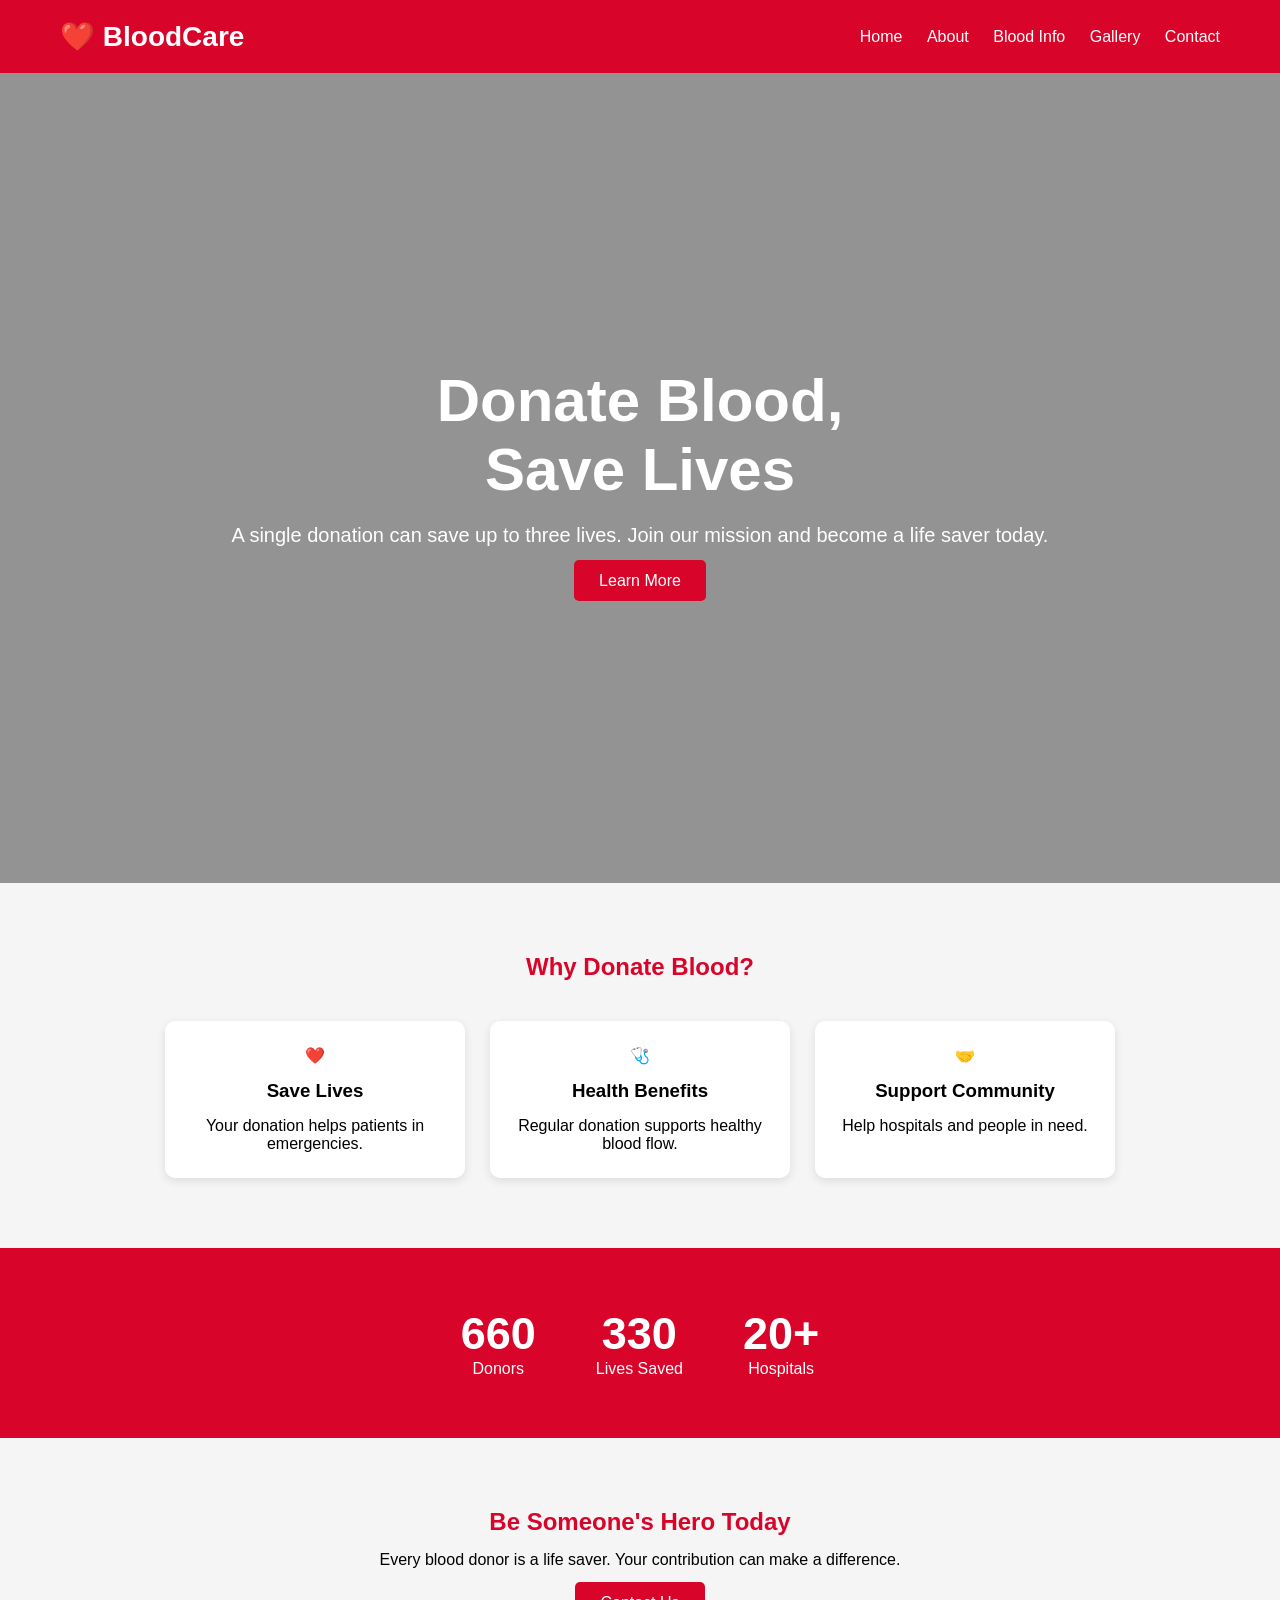
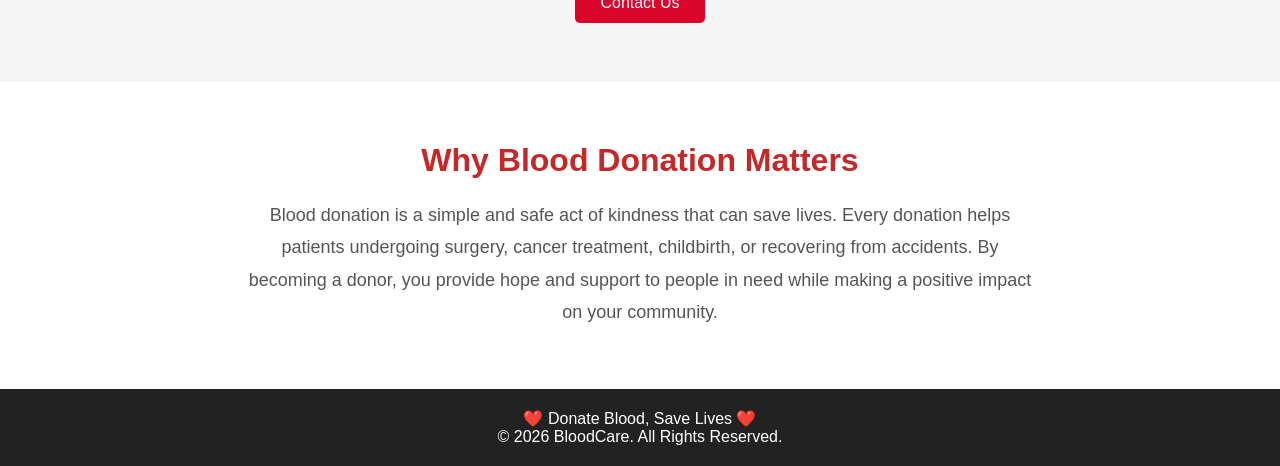
<file: blood/bloood/index.html>
<!DOCTYPE html>
<html lang="en">
<head>
    <meta charset="UTF-8">
    <meta name="viewport" content="width=device-width, initial-scale=1.0">
    <title>BloodCare - Save Lives</title>
    <link rel="stylesheet" href="style.css">
</head>
<body>

    <!-- Header -->
    <header>
        <div class="logo">❤️ BloodCare</div>

        <nav>
            <a href="index.html">Home</a>
            <a href="about.html">About</a>
            <a href="blood.html">Blood Info</a>
             <a href="gallery.html" class="active">Gallery</a>
            <a href="contact.html">Contact</a>
        </nav>
    </header>

    <!-- Hero Section -->
    <section class="hero">

        <div class="hero-content">
            <h1>Donate Blood,<br> Save Lives</h1>

            <p>
                A single donation can save up to three lives.
                Join our mission and become a life saver today.
            </p>

            <a href="about.html" class="btn">
                Learn More
            </a>
        </div>

    </section>

    <!-- Features -->
    <section class="features">

        <h2>Why Donate Blood?</h2>

        <div class="feature-container">

            <div class="feature-box">
                ❤️
                <h3>Save Lives</h3>
                <p>Your donation helps patients in emergencies.</p>
            </div>

            <div class="feature-box">
                🩺
                <h3>Health Benefits</h3>
                <p>Regular donation supports healthy blood flow.</p>
            </div>

            <div class="feature-box">
                🤝
                <h3>Support Community</h3>
                <p>Help hospitals and people in need.</p>
            </div>

        </div>

    </section>

    <!-- Statistics -->
    <section class="stats">

        <div class="stat-box">
            <h2 class="counter" data-target="1000">0</h2>
            <p>Donors</p>
        </div>

        <div class="stat-box">
            <h2 class="counter" data-target="500">0</h2>
            <p>Lives Saved</p>
        </div>

        <div class="stat-box">
            <h2 class="counter" data-target="20">0</h2>
            <p>Hospitals</p>
        </div>

    </section>

    <!-- Call To Action -->
    <section class="cta">

        <h2>Be Someone's Hero Today</h2>

        <p>
            Every blood donor is a life saver.
            Your contribution can make a difference.
        </p>

        <a href="contact.html" class="btn">
            Contact Us
        </a>

    </section>
    <!-- About Blood Donation -->
<section class="donation-info">
    <div class="donation-content">
        <h2>Why Blood Donation Matters</h2>
        <p>
            Blood donation is a simple and safe act of kindness that can save lives.
            Every donation helps patients undergoing surgery, cancer treatment,
            childbirth, or recovering from accidents. By becoming a donor, you
            provide hope and support to people in need while making a positive
            impact on your community.
        </p>
    </div>
</section>

    <!-- Footer -->
    <footer>
        <p>❤️ Donate Blood, Save Lives ❤️</p>
        <p>&copy; 2026 BloodCare. All Rights Reserved.</p>
    </footer>

    <script src="script.js"></script>

</body>
</html>
</file>
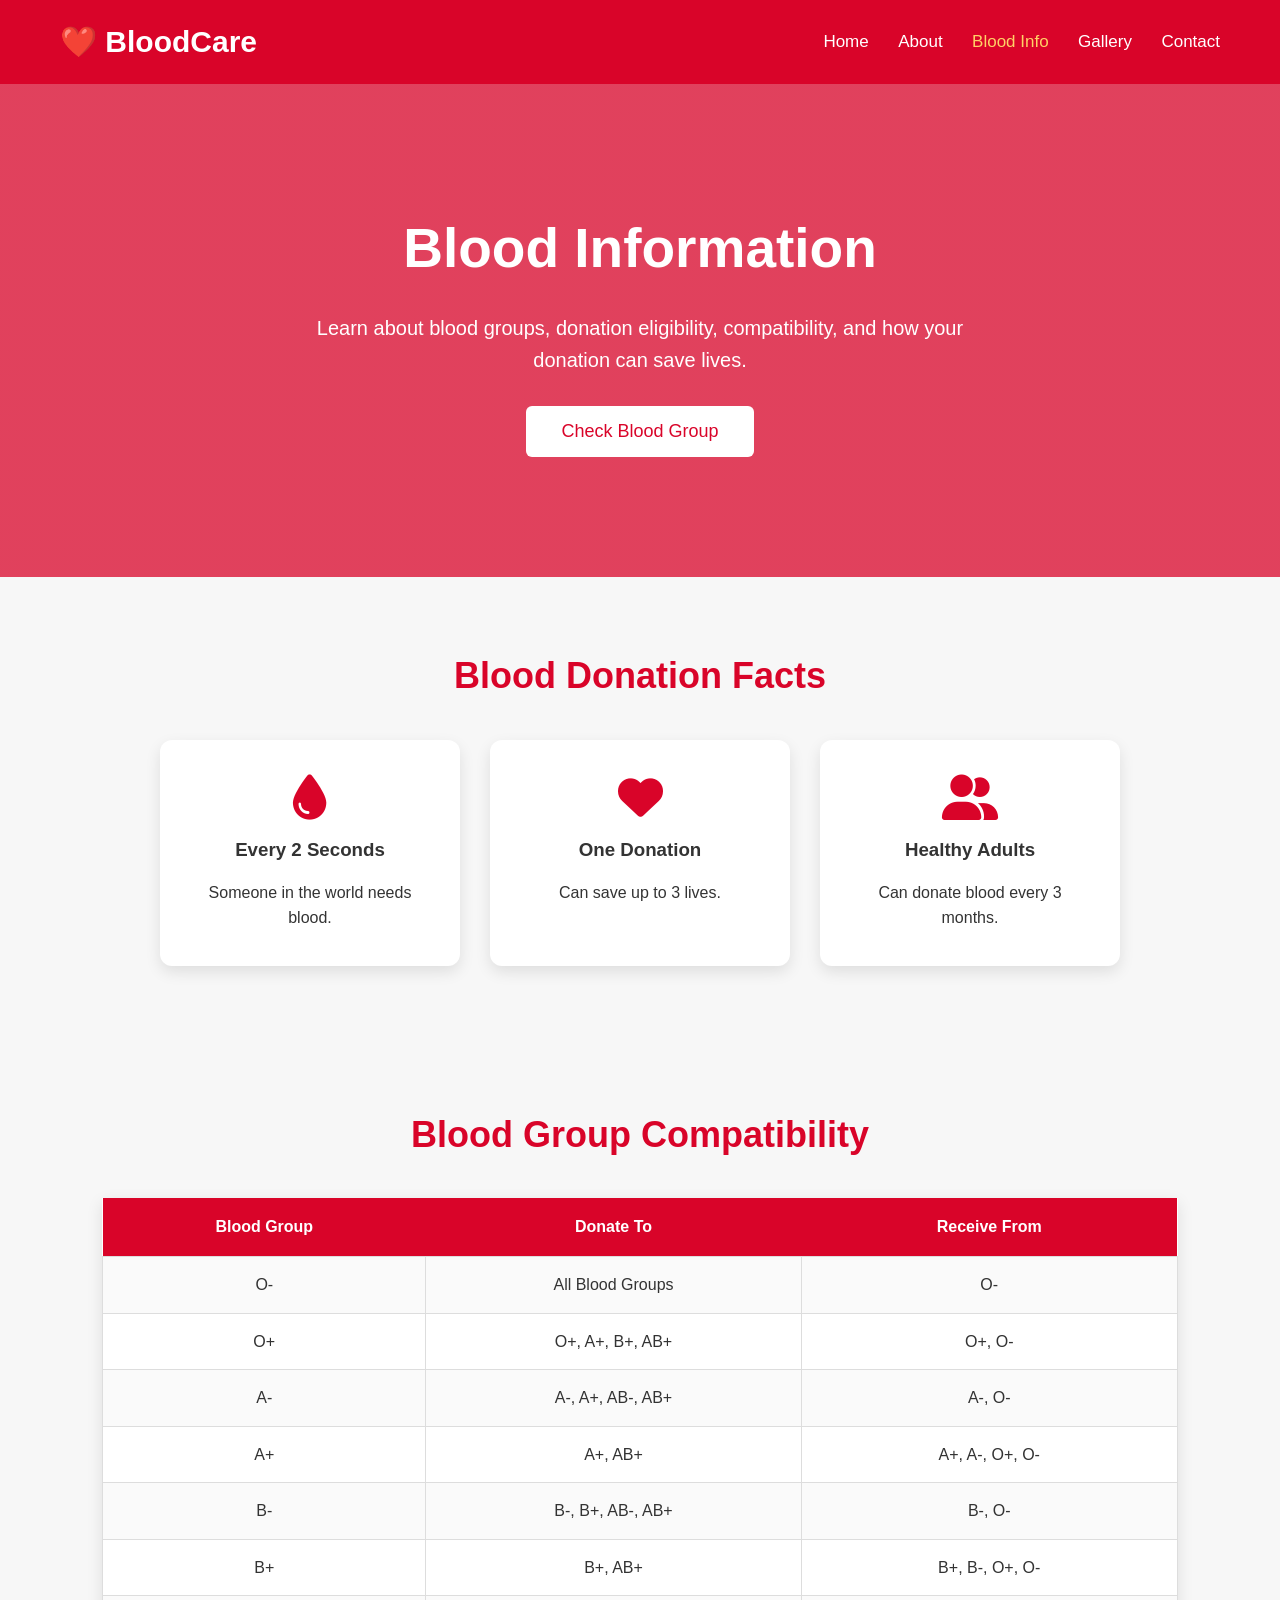
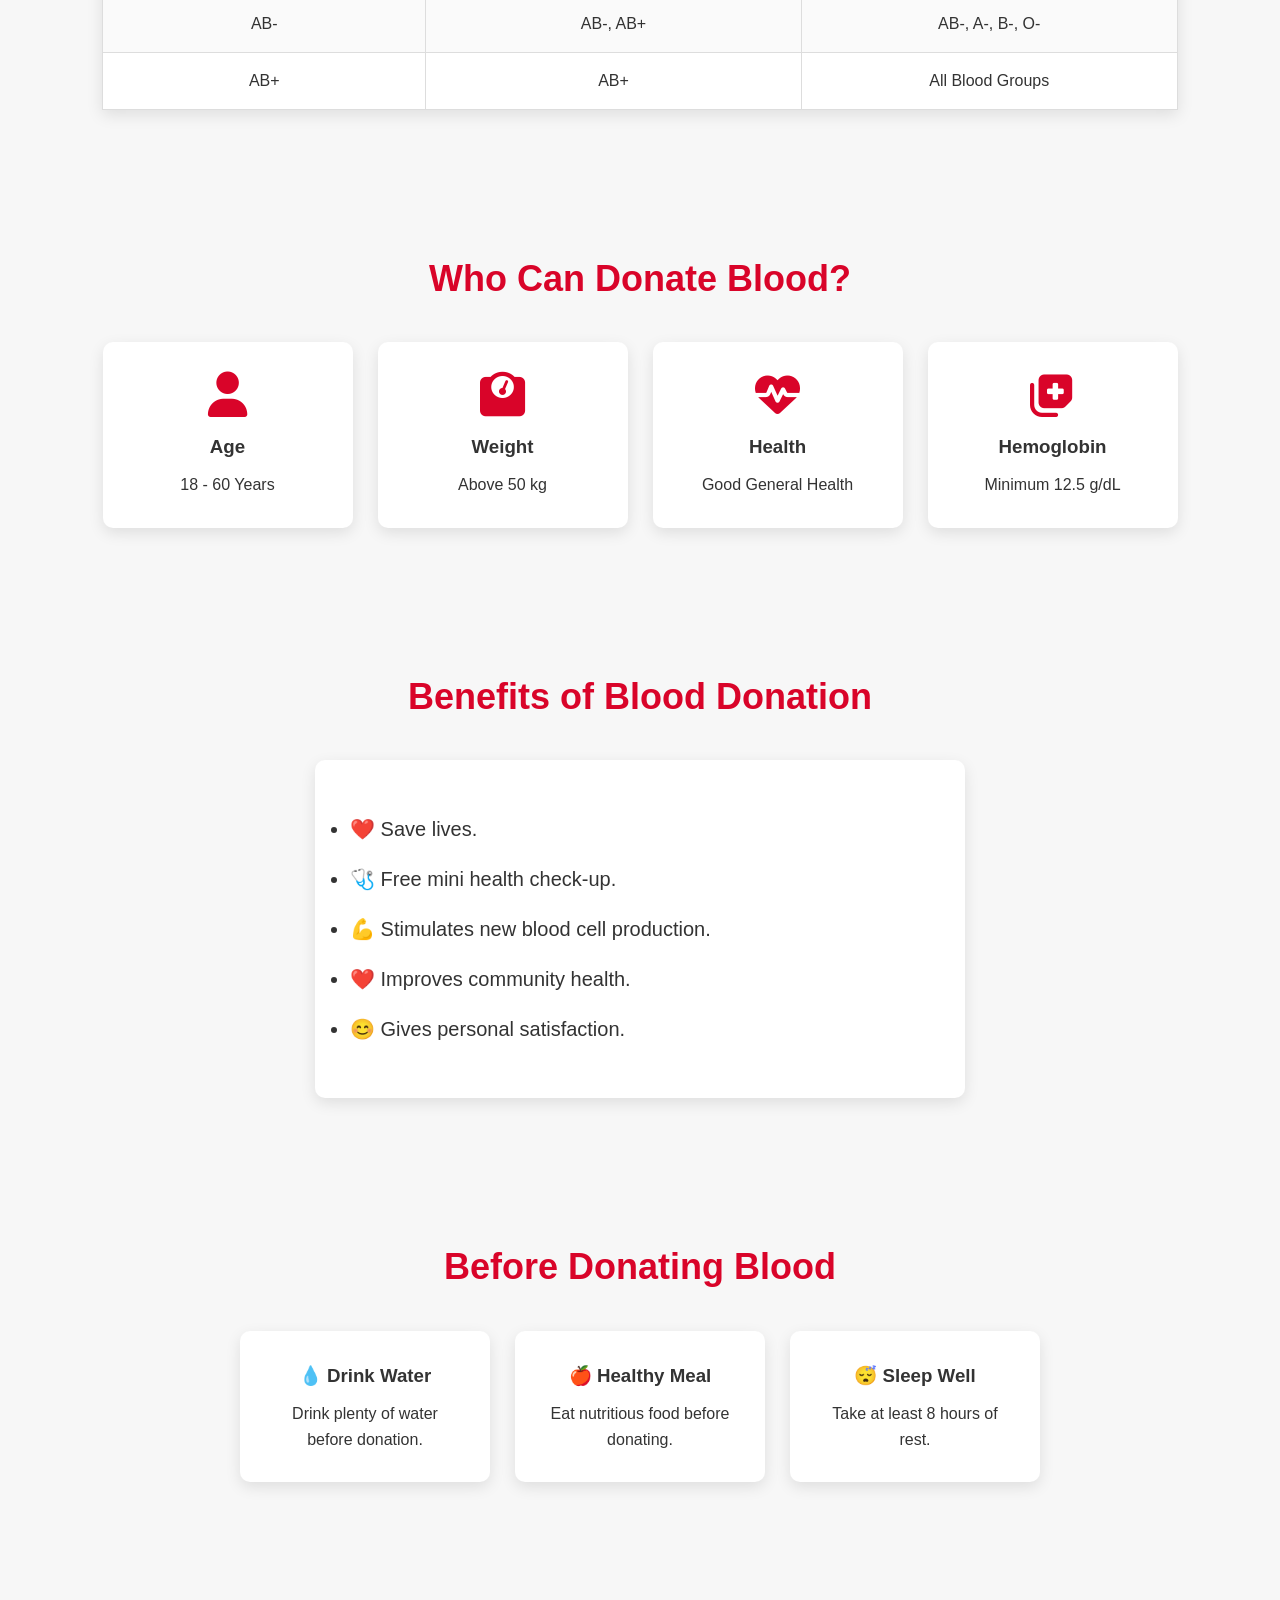
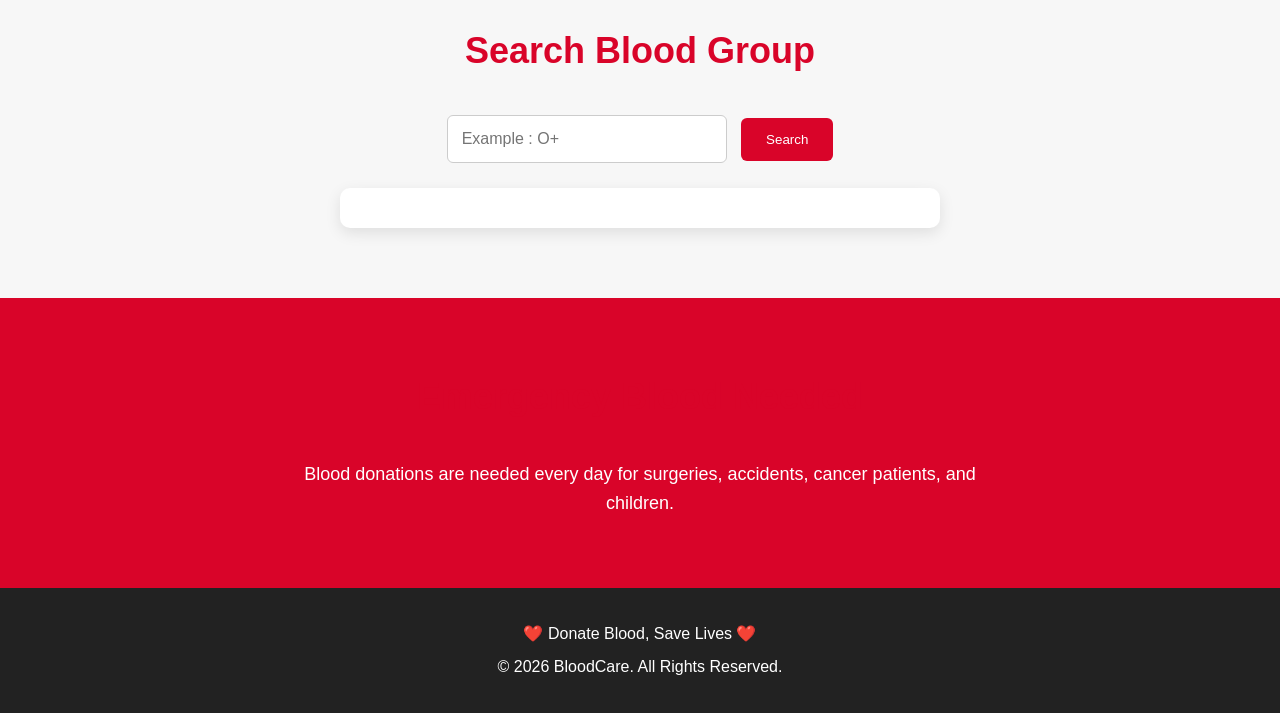
<file: blood/bloood/blood.html>
<!DOCTYPE html>
<html lang="en">
<head>
    <meta charset="UTF-8">
    <meta name="viewport" content="width=device-width, initial-scale=1.0">
    <title>Blood Information | BloodCare</title>

    <link rel="stylesheet" href="blood.css">

    <!-- Font Awesome -->
    <link rel="stylesheet"
    href="https://cdnjs.cloudflare.com/ajax/libs/font-awesome/6.5.2/css/all.min.css">
</head>

<body>

<!-- ================= HEADER ================= -->

<header>
    <div class="logo"> ❤️ BloodCare</div>
        
    

    <nav>
        <a href="index.html">Home</a>
        <a href="about.html">About</a>
        <a href="blood.html" class="active">Blood Info</a>
        <a href="gallery.html">Gallery</a>
        <a href="contact.html">Contact</a>
    </nav>
</header>

<!-- ================= HERO ================= -->

<section class="hero">
    <div class="hero-content">
        <h1>Blood Information</h1>

        <p>
            Learn about blood groups,
            donation eligibility,
            compatibility,
            and how your donation can save lives.
        </p>

        <a href="#search">
            <button>Check Blood Group</button>
        </a>
    </div>
</section>

<!-- ================= FACTS ================= -->

<section class="facts">
    <h2>Blood Donation Facts</h2>

    <div class="fact-container">

        <div class="fact-card">
            <i class="fa-solid fa-droplet"></i>
            <h3>Every 2 Seconds</h3>
            <p>Someone in the world needs blood.</p>
        </div>

        <div class="fact-card">
            <i class="fa-solid fa-heart"></i>
            <h3>One Donation</h3>
            <p>Can save up to 3 lives.</p>
        </div>

        <div class="fact-card">
            <i class="fa-solid fa-user-group"></i>
            <h3>Healthy Adults</h3>
            <p>Can donate blood every 3 months.</p>
        </div>

    </div>
</section>

<!-- ================= BLOOD TABLE ================= -->

<section class="blood-groups">

<h2>Blood Group Compatibility</h2>

<table>

<tr>
<th>Blood Group</th>
<th>Donate To</th>
<th>Receive From</th>
</tr>

<tr>
<td>O-</td>
<td>All Blood Groups</td>
<td>O-</td>
</tr>

<tr>
<td>O+</td>
<td>O+, A+, B+, AB+</td>
<td>O+, O-</td>
</tr>

<tr>
<td>A-</td>
<td>A-, A+, AB-, AB+</td>
<td>A-, O-</td>
</tr>

<tr>
<td>A+</td>
<td>A+, AB+</td>
<td>A+, A-, O+, O-</td>
</tr>

<tr>
<td>B-</td>
<td>B-, B+, AB-, AB+</td>
<td>B-, O-</td>
</tr>

<tr>
<td>B+</td>
<td>B+, AB+</td>
<td>B+, B-, O+, O-</td>
</tr>

<tr>
<td>AB-</td>
<td>AB-, AB+</td>
<td>AB-, A-, B-, O-</td>
</tr>

<tr>
<td>AB+</td>
<td>AB+</td>
<td>All Blood Groups</td>
</tr>

</table>

</section>

<!-- ================= ELIGIBILITY ================= -->

<section class="eligibility">

<h2>Who Can Donate Blood?</h2>

<div class="cards">

<div class="card">
<i class="fa-solid fa-user"></i>
<h3>Age</h3>
<p>18 - 60 Years</p>
</div>

<div class="card">
<i class="fa-solid fa-weight-scale"></i>
<h3>Weight</h3>
<p>Above 50 kg</p>
</div>

<div class="card">
<i class="fa-solid fa-heart-pulse"></i>
<h3>Health</h3>
<p>Good General Health</p>
</div>

<div class="card">
<i class="fa-solid fa-notes-medical"></i>
<h3>Hemoglobin</h3>
<p>Minimum 12.5 g/dL</p>
</div>

</div>

</section>

<!-- ================= BENEFITS ================= -->

<section class="benefits">

<h2>Benefits of Blood Donation</h2>

<ul>
<li>❤️ Save lives.</li>
<li>🩺 Free mini health check-up.</li>
<li>💪 Stimulates new blood cell production.</li>
<li>❤️ Improves community health.</li>
<li>😊 Gives personal satisfaction.</li>
</ul>

</section>

<!-- ================= TIPS ================= -->

<section class="tips">

<h2>Before Donating Blood</h2>

<div class="cards">

<div class="card">
<h3>💧 Drink Water</h3>
<p>Drink plenty of water before donation.</p>
</div>

<div class="card">
<h3>🍎 Healthy Meal</h3>
<p>Eat nutritious food before donating.</p>
</div>

<div class="card">
<h3>😴 Sleep Well</h3>
<p>Take at least 8 hours of rest.</p>
</div>

</div>

</section>

<!-- ================= SEARCH ================= -->

<section class="search-section" id="search">

<h2>Search Blood Group</h2>

<input
type="text"
id="bloodGroup"
placeholder="Example : O+">

<button onclick="searchBlood()">
Search
</button>

<div id="result"></div>

</section>

<!-- ================= EMERGENCY ================= -->

<section class="emergency">

<h2>Emergency Blood Needed</h2>

<p>
Blood donations are needed every day
for surgeries,
accidents,
cancer patients,
and children.
</p>

</section>

<!-- ================= FOOTER ================= -->

<footer>

<p>❤️ Donate Blood, Save Lives ❤️</p>

<p>© 2026 BloodCare. All Rights Reserved.</p>

</footer>

<script src="blood.js"></script>

</body>
</html>
</file>
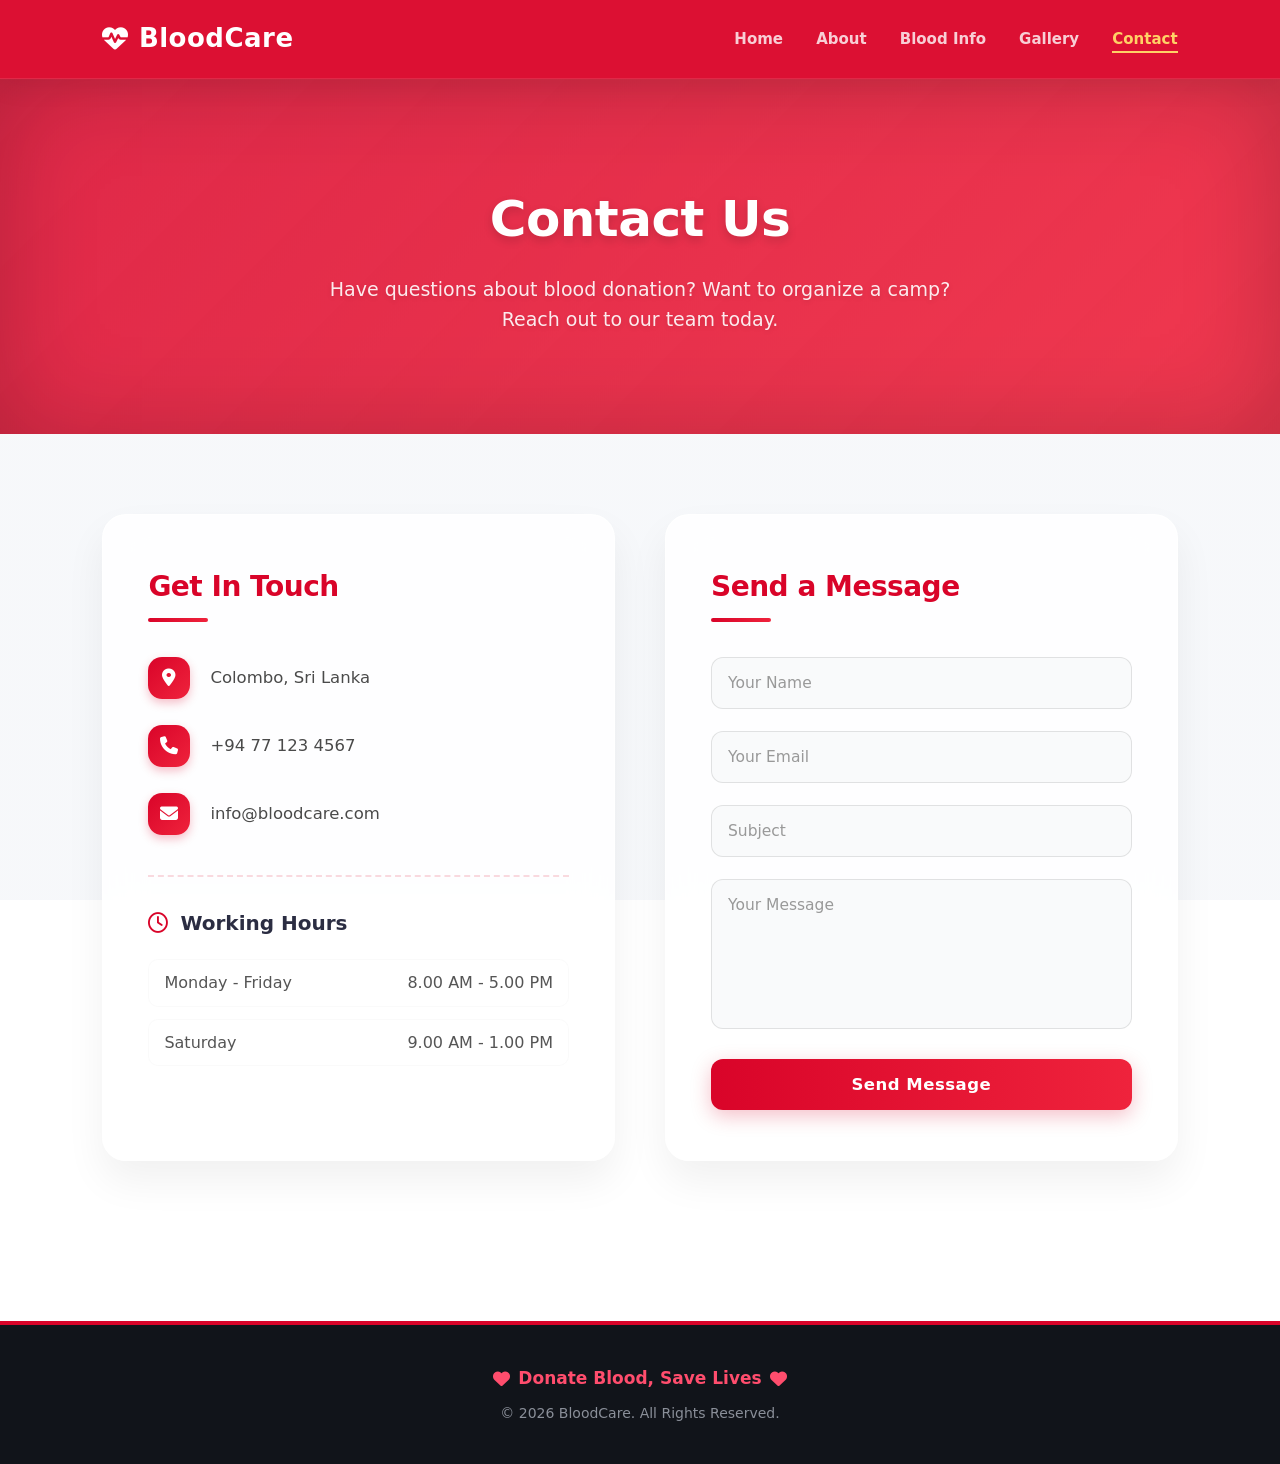
<file: blood/bloood/contact.html>
<!DOCTYPE html>
<html lang="en">
<head>
    <meta charset="UTF-8">
    <meta name="viewport" content="width=device-width, initial-scale=1.0">
    <title>Contact Us - BloodCare</title>
    <link rel="stylesheet" href="https://cdnjs.cloudflare.com/ajax/libs/font-awesome/6.4.0/css/all.min.css">
    
    <style>
        * {
            margin: 0;
            padding: 0;
            box-sizing: border-box;
            font-family: 'Segoe UI', system-ui, -apple-system, sans-serif;
        }

        body {
            background: linear-gradient(rgba(245, 247, 250, 0.85), rgba(245, 247, 250, 0.85)), 
                        url('https://images.unsplash.com/photo-1615461066841-6116e61058f4?q=80&w=1920&auto=format&fit=crop');
            background-size: cover;
            background-position: center;
            background-attachment: fixed;
            color: #2b2d42;
            line-height: 1.6;
        }

        header {
            background: rgba(219, 4, 41, 0.95);
            backdrop-filter: blur(15px);
            -webkit-backdrop-filter: blur(15px);
            color: white;
            padding: 18px 8%;
            display: flex;
            justify-content: space-between;
            align-items: center;
            box-shadow: 0 4px 30px rgba(0, 0, 0, 0.08);
            position: sticky;
            top: 0;
            z-index: 1000;
            border-bottom: 1px solid rgba(255, 255, 255, 0.1);
        }

        .logo {
            font-size: 26px;
            font-weight: 700;
            letter-spacing: 0.5px;
            display: flex;
            align-items: center;
            gap: 10px;
        }

        nav a {
            color: rgba(255, 255, 255, 0.8);
            text-decoration: none;
            margin-left: 28px;
            font-weight: 600;
            font-size: 15px;
            transition: all 0.3s ease;
            position: relative;
            padding: 5px 0;
        }

        nav a::after {
            content: '';
            position: absolute;
            bottom: 0;
            left: 0;
            width: 0;
            height: 2px;
            background: #ffd166;
            transition: width 0.3s ease;
        }

        nav a:hover::after,
        .active::after {
            width: 100%;
        }

        nav a:hover,
        .active {
            color: #ffd166 !important;
        }

        .hero {
            background: linear-gradient(135deg, rgba(219, 4, 41, 0.85), rgba(239, 35, 60, 0.9)),
                        url('https://images.unsplash.com/photo-1615461066841-6116e61058f4?q=80&w=1920&auto=format&fit=crop');
            background-size: cover;
            background-position: center;
            text-align: center;
            padding: 100px 20px;
            color: white;
            position: relative;
            box-shadow: inset 0 0 100px rgba(0,0,0,0.2);
        }

        .hero h1 {
            color: white;
            font-size: 50px;
            font-weight: 800;
            margin-bottom: 15px;
            letter-spacing: -0.5px;
            text-shadow: 0 4px 10px rgba(0, 0, 0, 0.15);
        }

        .hero p {
            color: rgba(255, 255, 255, 0.9);
            font-size: 19px;
            max-width: 650px;
            margin: 0 auto;
            font-weight: 400;
            text-shadow: 0 2px 5px rgba(0, 0, 0, 0.1);
        }

        .contact-container {
            display: flex;
            justify-content: center;
            gap: 50px;
            padding: 80px 8%;
            flex-wrap: wrap;
        }

        .contact-info,
        .contact-form {
            background: rgba(255, 255, 255, 0.85);
            padding: 50px 45px;
            border-radius: 24px;
            box-shadow: 0 20px 40px rgba(0, 0, 0, 0.06);
            width: 100%;
            max-width: 520px;
            flex: 1 1 450px;
            border: 1px solid rgba(255, 255, 255, 0.7);
            backdrop-filter: blur(20px);
            -webkit-backdrop-filter: blur(20px);
            transition: transform 0.4s ease, box-shadow 0.4s ease;
        }

        .contact-info:hover,
        .contact-form:hover {
            transform: translateY(-5px);
            box-shadow: 0 30px 50px rgba(219, 4, 41, 0.1);
        }

        .contact-info h2,
        .contact-form h2 {
            color: #d90429;
            margin-bottom: 35px;
            font-size: 28px;
            position: relative;
            padding-bottom: 12px;
            font-weight: 700;
            letter-spacing: -0.5px;
        }

        .contact-info h2::after,
        .contact-form h2::after {
            content: '';
            position: absolute;
            left: 0;
            bottom: 0;
            width: 60px;
            height: 4px;
            background: linear-gradient(90deg, #d90429, #ef233c);
            border-radius: 4px;
        }

        .info-item {
            display: flex;
            align-items: center;
            margin: 26px 0;
            font-size: 16.5px;
            color: #4a4a4a;
            font-weight: 500;
        }

        .info-item i {
            font-size: 18px;
            color: white;
            margin-right: 20px;
            width: 42px;
            height: 42px;
            background: linear-gradient(135deg, #d90429, #ef233c);
            border-radius: 14px;
            display: flex;
            align-items: center;
            justify-content: center;
            box-shadow: 0 4px 10px rgba(219, 4, 41, 0.25);
        }

        .hours {
            margin-top: 40px;
            padding-top: 30px;
            border-top: 2px dashed rgba(219, 4, 41, 0.15);
        }

        .hours h3 {
            color: #2b2d42;
            margin-bottom: 20px;
            font-size: 20px;
            font-weight: 700;
            display: flex;
            align-items: center;
            gap: 12px;
        }

        .hours h3 i {
            color: #d90429;
        }

        .hours p {
            margin: 12px 0;
            color: #555;
            display: flex;
            justify-content: space-between;
            font-size: 16px;
            font-weight: 500;
            background: rgba(255, 255, 255, 0.5);
            padding: 10px 15px;
            border-radius: 10px;
            border: 1px solid rgba(0,0,0,0.02);
        }

        .form-group {
            margin-bottom: 22px;
        }

        .contact-form input,
        .contact-form textarea {
            width: 100%;
            padding: 16px;
            border: 1px solid rgba(0, 0, 0, 0.1);
            border-radius: 12px;
            font-size: 15.5px;
            transition: all 0.3s ease;
            background: rgba(248, 249, 250, 0.8);
            color: #2b2d42;
            font-weight: 500;
        }

        .contact-form input::placeholder,
        .contact-form textarea::placeholder {
            color: #999;
        }

        .contact-form input:focus,
        .contact-form textarea:focus {
            border-color: #d90429;
            box-shadow: 0 0 0 4px rgba(217, 4, 41, 0.12);
            outline: none;
            background: white;
        }

        .contact-form textarea {
            height: 150px;
            resize: none;
        }

        .contact-form button {
            width: 100%;
            padding: 16px;
            background: linear-gradient(90deg, #d90429, #ef233c);
            color: white;
            border: none;
            border-radius: 12px;
            font-size: 16.5px;
            font-weight: 600;
            cursor: pointer;
            transition: all 0.3s ease;
            box-shadow: 0 6px 20px rgba(217, 4, 41, 0.25);
            letter-spacing: 0.5px;
        }

        .contact-form button:hover {
            background: linear-gradient(90deg, #b00020, #d90429);
            transform: translateY(-2px);
            box-shadow: 0 8px 25px rgba(217, 4, 41, 0.35);
        }

        .contact-form button:active {
            transform: translateY(0);
        }

        footer {
            background: #11141a;
            color: #8a8f99;
            text-align: center;
            padding: 40px 20px;
            margin-top: 80px;
            font-size: 14px;
            border-top: 4px solid #d90429;
        }

        footer p:first-child {
            color: #ff4d6d;
            font-weight: 700;
            font-size: 17px;
            margin-bottom: 10px;
            display: flex;
            align-items: center;
            justify-content: center;
            gap: 8px;
        }
    </style>
</head>
<body>

    <header>
        <div class="logo"><i class="fa-solid fa-heart-pulse"></i> BloodCare</div>
        <nav>
            <a href="index.html">Home</a>
            <a href="about.html">About</a>
            <a href="blood.html">Blood Info</a>
            <a href="gallery.html">Gallery</a>
            <a href="contact.html" class="active">Contact</a>
        </nav>
    </header>

    <section class="hero">
        <h1>Contact Us</h1>
        <p>Have questions about blood donation? Want to organize a camp? Reach out to our team today.</p>
    </section>

    <section class="contact-container">

        <div class="contact-info">
            <h2>Get In Touch</h2>
            <div class="info-item">
                <i class="fa-solid fa-location-dot"></i>
                <span>Colombo, Sri Lanka</span>
            </div>
            <div class="info-item">
                <i class="fa-solid fa-phone"></i>
                <span>+94 77 123 4567</span>
            </div>
            <div class="info-item">
                <i class="fa-solid fa-envelope"></i>
                <span>info@bloodcare.com</span>
            </div>

            <div class="hours">
                <h3><i class="fa-regular fa-clock"></i> Working Hours</h3>
                <p><span>Monday - Friday</span> <span>8.00 AM - 5.00 PM</span></p>
                <p><span>Saturday</span> <span>9.00 AM - 1.00 PM</span></p>
            </div>
        </div>

        <div class="contact-form">
            <h2>Send a Message</h2>
            <form id="contactForm">
                <div class="form-group">
                    <input type="text" id="name" placeholder="Your Name" required>
                </div>
                <div class="form-group">
                    <input type="email" id="email" placeholder="Your Email" required>
                </div>
                <div class="form-group">
                    <input type="text" id="subject" placeholder="Subject" required>
                </div>
                <div class="form-group">
                    <textarea id="message" placeholder="Your Message" required></textarea>
                </div>
                <button type="submit">Send Message</button>
            </form>
        </div>

    </section>

    <footer>
        <p><i class="fa-solid fa-heart"></i> Donate Blood, Save Lives <i class="fa-solid fa-heart"></i></p>
        <p>&copy; 2026 BloodCare. All Rights Reserved.</p>
    </footer>

    <script>
        document.getElementById("contactForm").addEventListener("submit", function(event) {
            event.preventDefault();

            let name = document.getElementById("name").value.trim();
            let email = document.getElementById("email").value.trim();
            let subject = document.getElementById("subject").value.trim();
            let message = document.getElementById("message").value.trim();

            if (name === "" || email === "" || subject === "" || message === "") {
                alert("Please fill all fields!");
                return;
            }

            alert("Thank you, " + name + "! Your message has been sent successfully.");
            document.getElementById("contactForm").reset();
        });
    </script>

</body>
</html>
</file>
<file: blood/bloood/style.css>
*{
    margin:0;
    padding:0;
    box-sizing:border-box;
    font-family:Arial, sans-serif;
}

body{
    background:#f5f5f5;
}

/* Header */
header{
    background:#d90429;
    color:white;
    padding:20px 60px;
    display:flex;
    justify-content:space-between;
    align-items:center;
}

.logo{
    font-size:28px;
    font-weight:bold;
}

nav a{
    color:white;
    text-decoration:none;
    margin-left:20px;
    transition:0.3s;
}

nav a:hover{
    color:#ffd166;
}

/* Hero */
.hero{
    height:90vh;
    background:linear-gradient(rgba(0,0,0,0.4),
    rgba(0,0,0,0.4)),
    url(https://www.makatimed.net.ph/wp-content/uploads/2021/01/1000-67.jpg);
    background-size:cover;
    background-position:center;
    display:flex;
    justify-content:center;
    align-items:center;
    text-align:center;
    color:white;
}

.hero-content h1{
    font-size:60px;
    margin-bottom:20px;
}

.hero-content p{
    font-size:20px;
    margin-bottom:25px;
}

.btn{
    background:#d90429;
    color:white;
    text-decoration:none;
    padding:12px 25px;
    border-radius:5px;
    transition:0.3s;
}

.btn:hover{
    background:#b00020;
}

/* Features */
.features{
    padding:70px 50px;
    text-align:center;
}

.features h2{
    color:#d90429;
    margin-bottom:40px;
}

.feature-container{
    display:flex;
    justify-content:center;
    gap:25px;
    flex-wrap:wrap;
}

.feature-box{
    background:white;
    width:300px;
    padding:25px;
    border-radius:10px;
    box-shadow:0 3px 10px rgba(0,0,0,0.1);
    transition:0.3s;
}

.feature-box:hover{
    transform:translateY(-8px);
}

.feature-box h3{
    margin:15px 0;
}

/* Stats */
.stats{
    background:#d90429;
    color:white;
    display:flex;
    justify-content:center;
    gap:60px;
    flex-wrap:wrap;
    padding:60px 20px;
}

.stat-box{
    text-align:center;
}

.stat-box h2{
    font-size:45px;
}

/* CTA */
.cta{
    text-align:center;
    padding:70px 20px;
}

.cta h2{
    color:#d90429;
    margin-bottom:15px;
}

.cta p{
    margin-bottom:25px;
}

/* Footer */
footer{
    background:#222;
    color:white;
    text-align:center;
    padding:20px;
}
/* Donation Information */

.donation-info{
    background:#fff;
    padding:60px 20px;
    text-align:center;
}

.donation-content{
    max-width:800px;
    margin:auto;
}

.donation-content h2{
    color:#c62828;
    margin-bottom:20px;
    font-size:32px;
}

.donation-content p{
    font-size:18px;
    line-height:1.8;
    color:#555;
}
</file>
<file: blood/bloood/blood.css>
*{
    margin:0;
    padding:0;
    box-sizing:border-box;
    font-family:Arial, Helvetica, sans-serif;
}

html{
    scroll-behavior:smooth;
}

body{
    background:#f7f7f7;
    color:#333;
    line-height:1.6;
}



header{
    background:#d90429;
    color:white;
    display:flex;
    justify-content:space-between;
    align-items:center;
    padding:18px 60px;
    position:sticky;
    top:0;
    z-index:1000;
}

.logo{
    font-size:30px;
    font-weight:bold;
}

.logo i{
    margin-right:8px;
}

nav a{
    color:white;
    text-decoration:none;
    margin-left:25px;
    font-size:17px;
    transition:.3s;
}

nav a:hover,
nav a.active{
    color:#ffd166;
}

/* ===========================
   HERO
=========================== */

.hero{
    background:linear-gradient(rgba(217,4,41,.75),rgba(217,4,41,.75)),
    url("https://images.unsplash.com/photo-1584515933487-779824d29309?auto=format&fit=crop&w=1400&q=80");
    background-size:cover;
    background-position:center;
    color:white;
    text-align:center;
    padding:120px 20px;
}

.hero h1{
    font-size:55px;
    margin-bottom:20px;
}

.hero p{
    max-width:700px;
    margin:auto;
    font-size:20px;
}

.hero button{
    margin-top:30px;
    padding:15px 35px;
    border:none;
    border-radius:6px;
    background:white;
    color:#d90429;
    font-size:18px;
    cursor:pointer;
    transition:.3s;
}

.hero button:hover{
    background:#ffd166;
}



section{
    padding:70px 8%;
}

section h2{
    text-align:center;
    color:#d90429;
    margin-bottom:35px;
    font-size:36px;
}



.fact-container{
    display:flex;
    justify-content:center;
    gap:30px;
    flex-wrap:wrap;
}

.fact-card{
    background:white;
    width:300px;
    padding:35px;
    border-radius:12px;
    text-align:center;
    box-shadow:0 6px 15px rgba(0,0,0,.1);
    transition:.3s;
}

.fact-card:hover{
    transform:translateY(-10px);
}

.fact-card i{
    font-size:45px;
    color:#d90429;
    margin-bottom:15px;
}

.fact-card h3{
    margin-bottom:15px;
}


table{
    width:100%;
    border-collapse:collapse;
    background:white;
    box-shadow:0 5px 15px rgba(0,0,0,.1);
}

table th{
    background:#d90429;
    color:white;
    padding:16px;
}

table td{
    padding:15px;
    border:1px solid #ddd;
    text-align:center;
}

table tr:nth-child(even){
    background:#fafafa;
}

table tr:hover{
    background:#ffe8eb;
}



.cards{
    display:flex;
    justify-content:center;
    gap:25px;
    flex-wrap:wrap;
}

.card{
    background:white;
    width:250px;
    padding:30px;
    text-align:center;
    border-radius:10px;
    box-shadow:0 5px 15px rgba(0,0,0,.1);
    transition:.3s;
}

.card:hover{
    transform:translateY(-8px);
}

.card i{
    font-size:45px;
    color:#d90429;
    margin-bottom:15px;
}

.card h3{
    margin-bottom:10px;
}



.benefits ul{
    max-width:650px;
    margin:auto;
    background:white;
    border-radius:10px;
    padding:35px;
    box-shadow:0 5px 15px rgba(0,0,0,.1);
}

.benefits li{
    font-size:20px;
    margin:18px 0;
}

/* ===========================
   SEARCH
=========================== */

.search-section{
    text-align:center;
}

.search-section input{
    width:280px;
    padding:14px;
    border:1px solid #ccc;
    border-radius:6px;
    font-size:16px;
}

.search-section button{
    padding:14px 25px;
    border:none;
    border-radius:6px;
    background:#d90429;
    color:white;
    cursor:pointer;
    margin-left:10px;
    transition:.3s;
}

.search-section button:hover{
    background:#b00020;
}

#result{
    margin-top:25px;
    background:white;
    padding:20px;
    border-radius:10px;
    font-size:20px;
    max-width:600px;
    margin-left:auto;
    margin-right:auto;
    box-shadow:0 5px 15px rgba(0,0,0,.1);
}



.emergency{
    background:#d90429;
    color:white;
    text-align:center;
}

.emergency p{
    max-width:700px;
    margin:auto;
    font-size:18px;
}

.emergency button{
    margin-top:30px;
    padding:15px 35px;
    background:white;
    color:#d90429;
    border:none;
    border-radius:6px;
    font-size:18px;
    cursor:pointer;
    transition:.3s;
}

.emergency button:hover{
    background:#ffd166;
}



footer{
    background:#222;
    color:white;
    text-align:center;
    padding:25px;
}

footer p{
    margin:8px 0;
}



@media(max-width:768px){

header{
    flex-direction:column;
    padding:20px;
}

nav{
    margin-top:15px;
}

nav a{
    display:inline-block;
    margin:10px;
}

.hero h1{
    font-size:38px;
}

.hero p{
    font-size:18px;
}

table{
    font-size:14px;
}

.search-section input{
    width:90%;
    margin-bottom:15px;
}

.search-section button{
    margin-left:0;
    width:90%;
}

.fact-card,
.card{
    width:100%;
}

}
</file>
